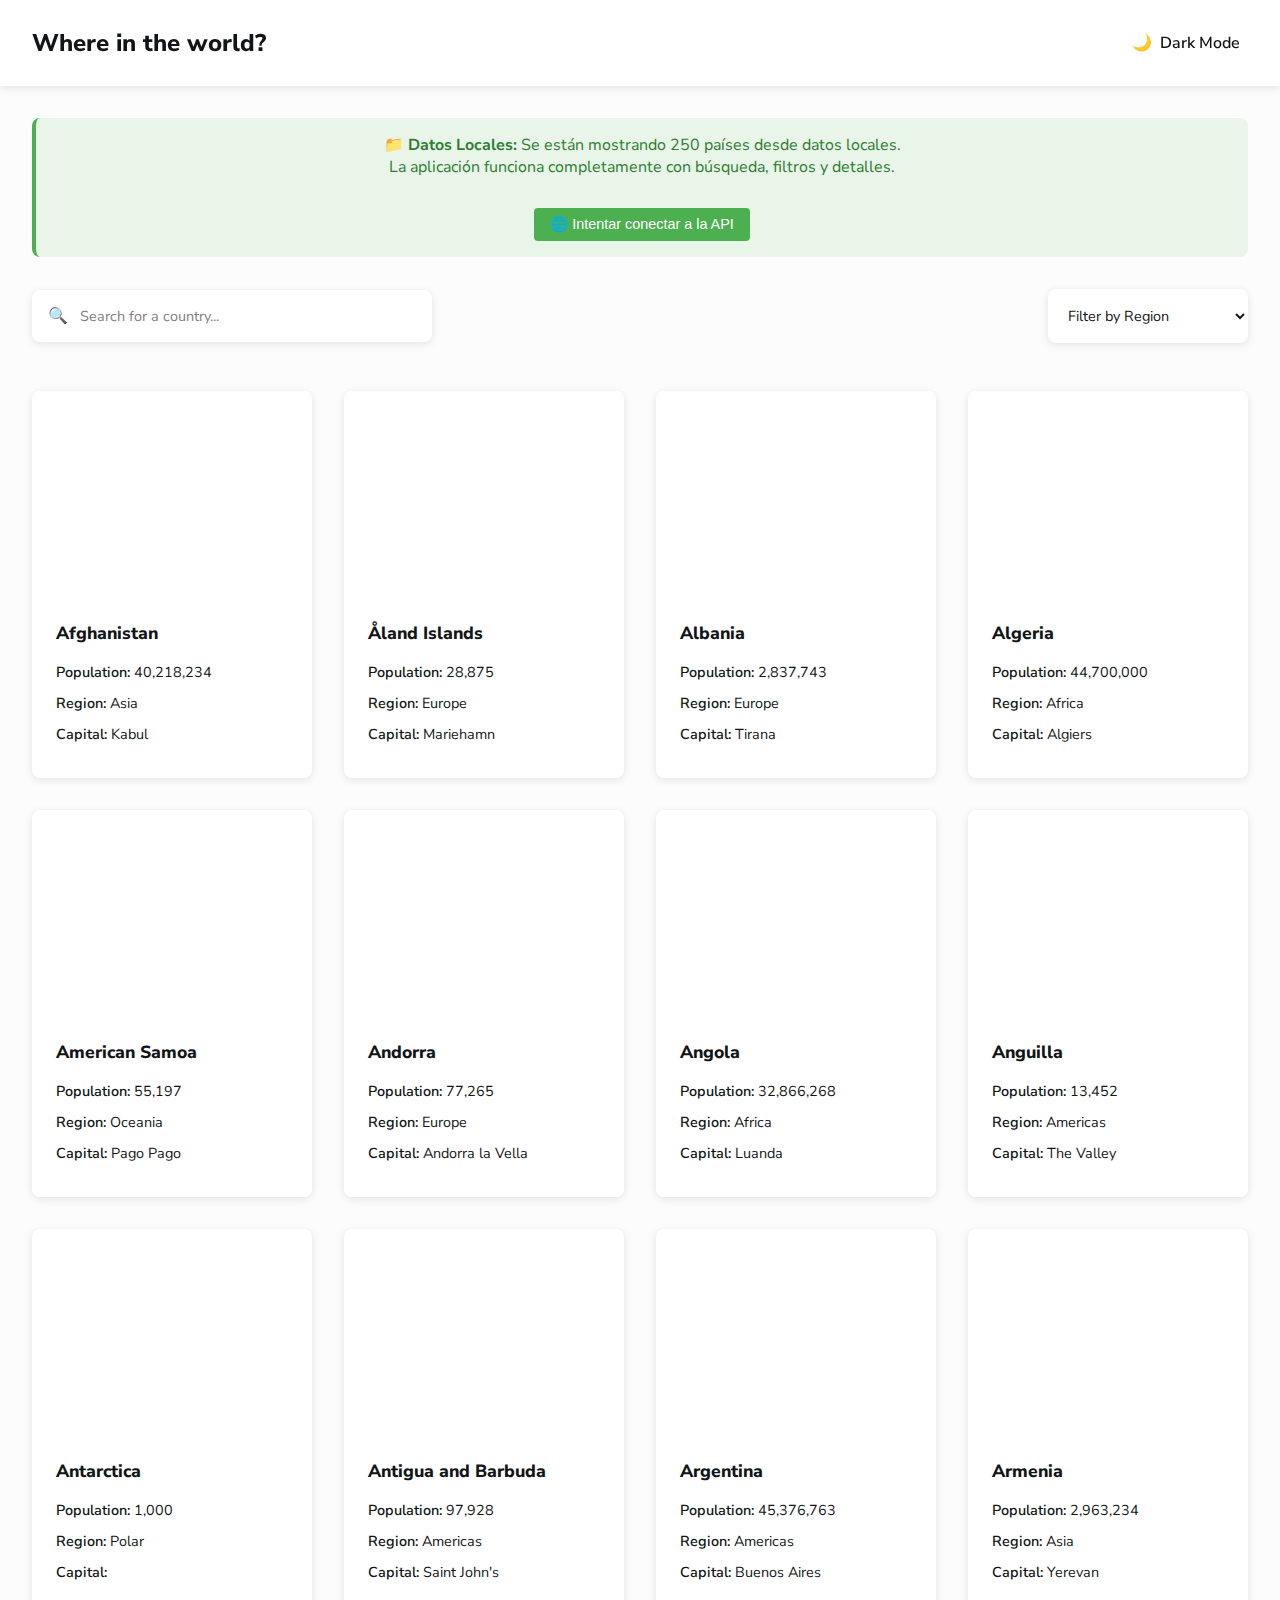
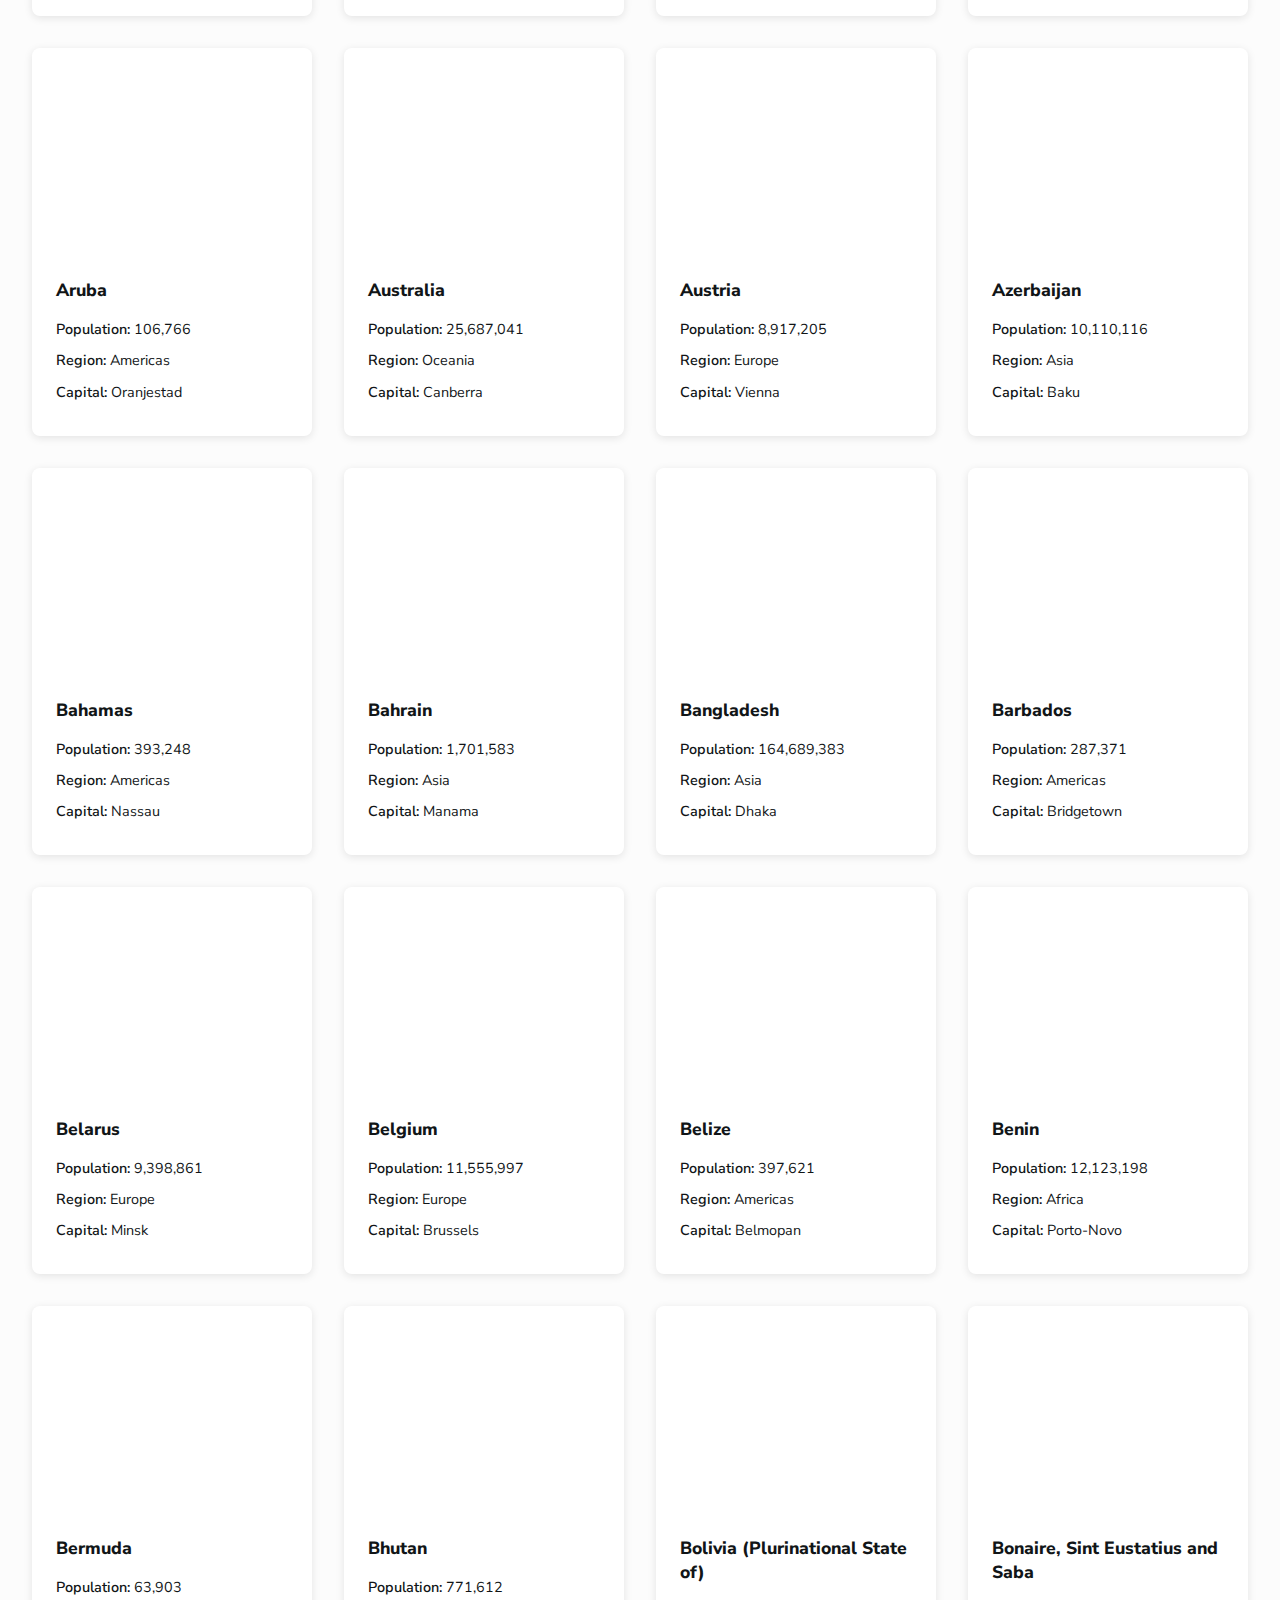
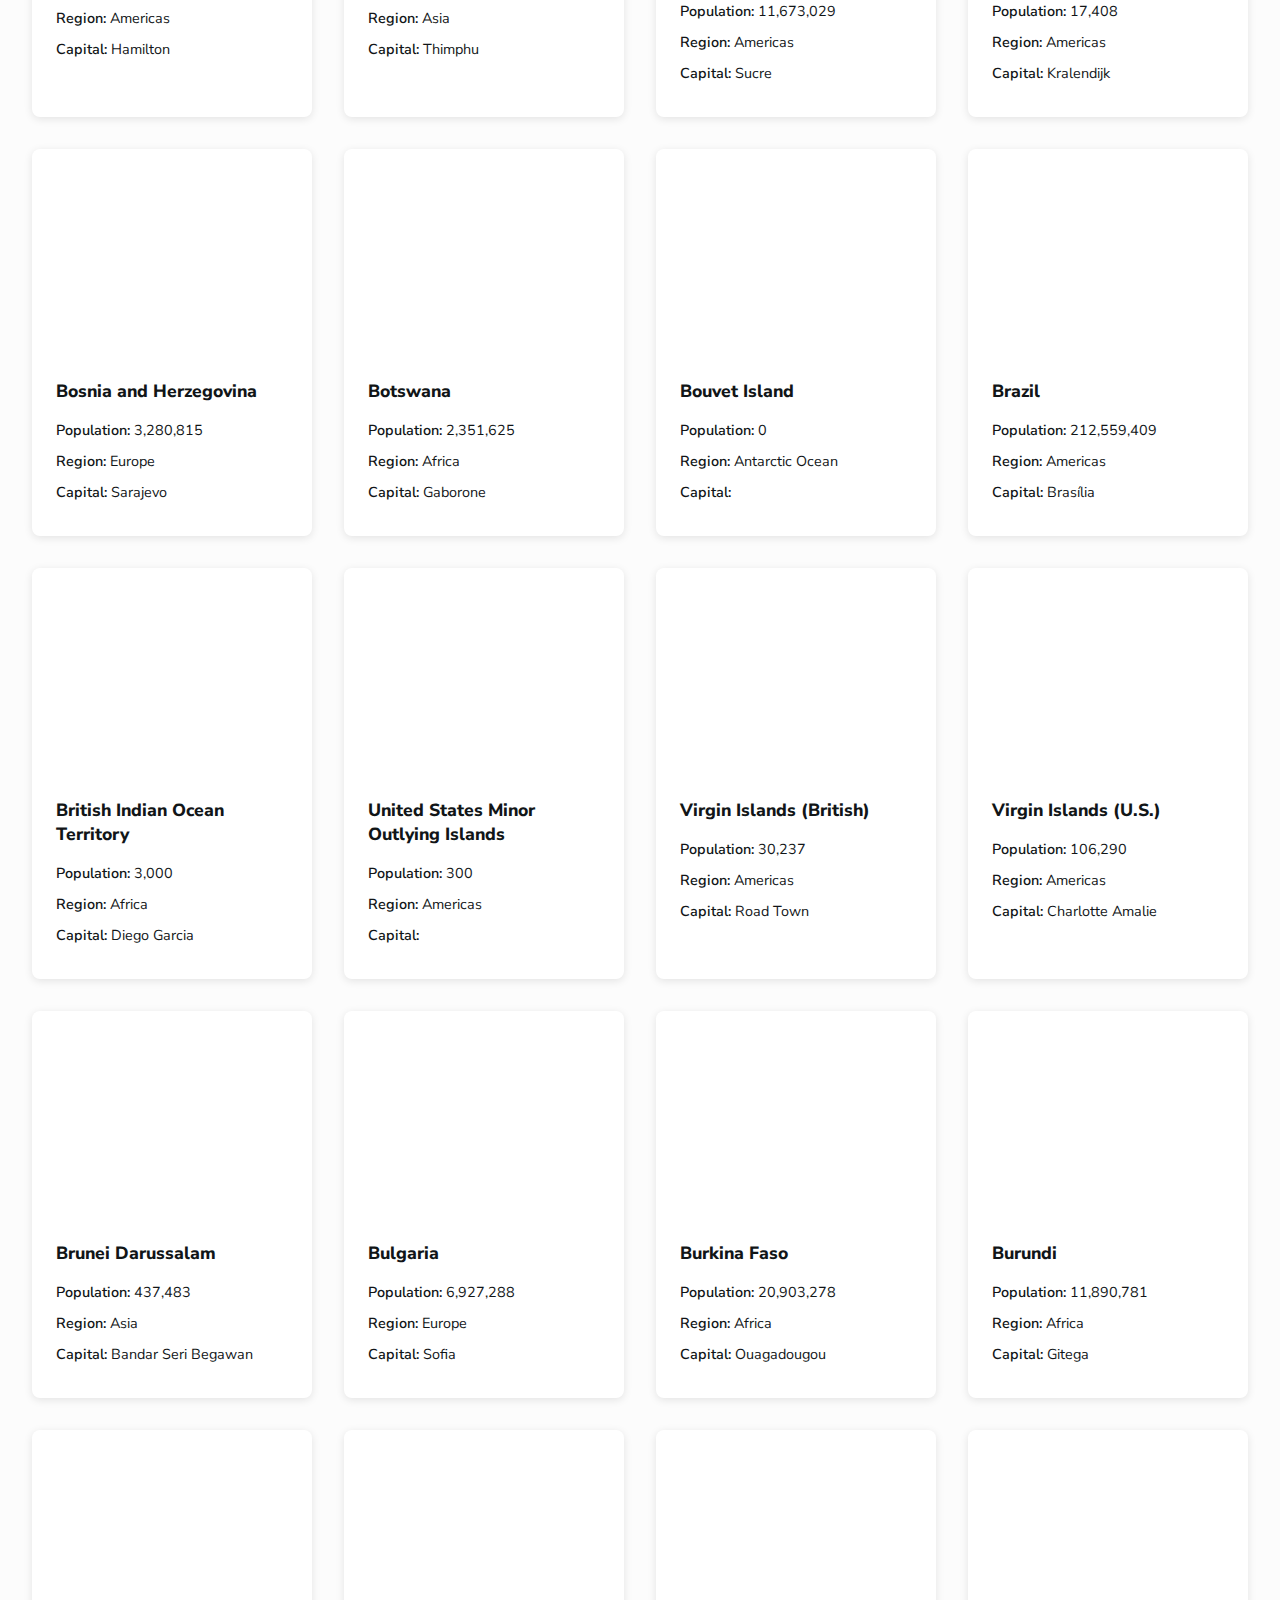
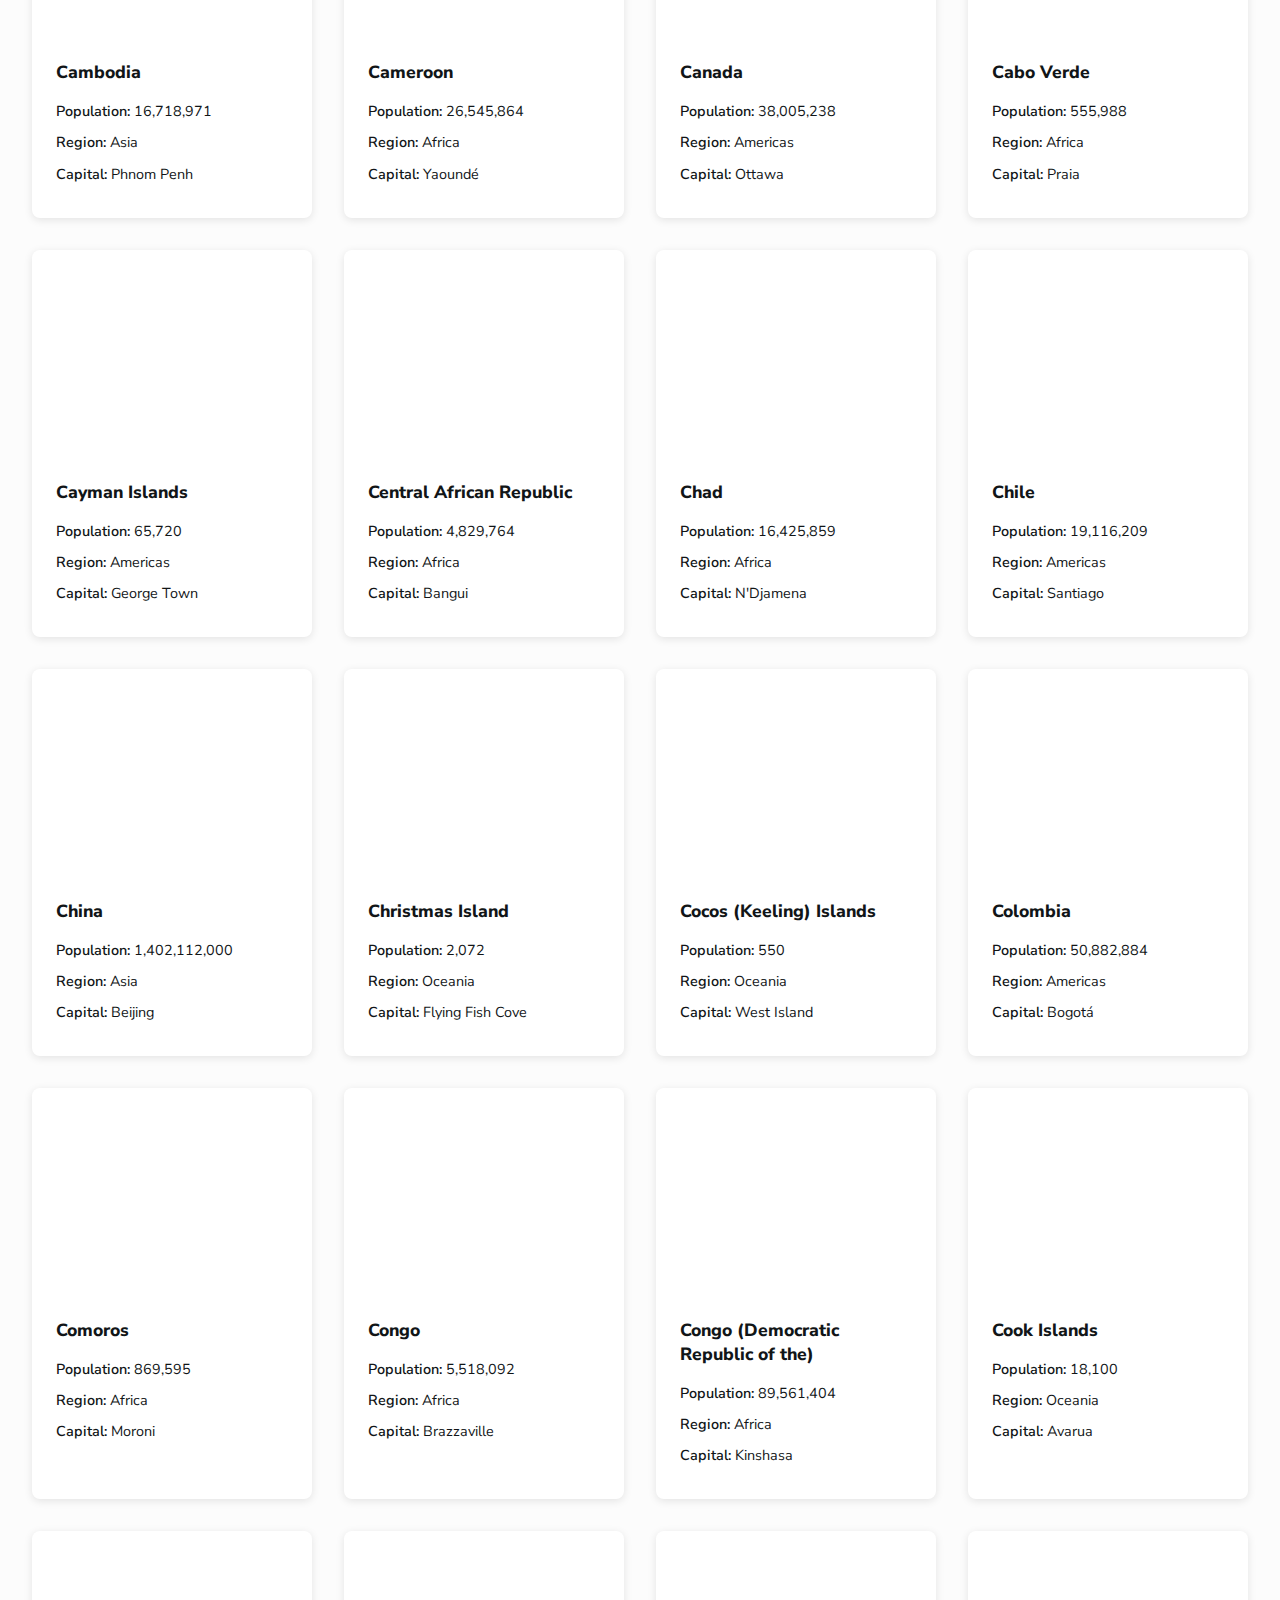
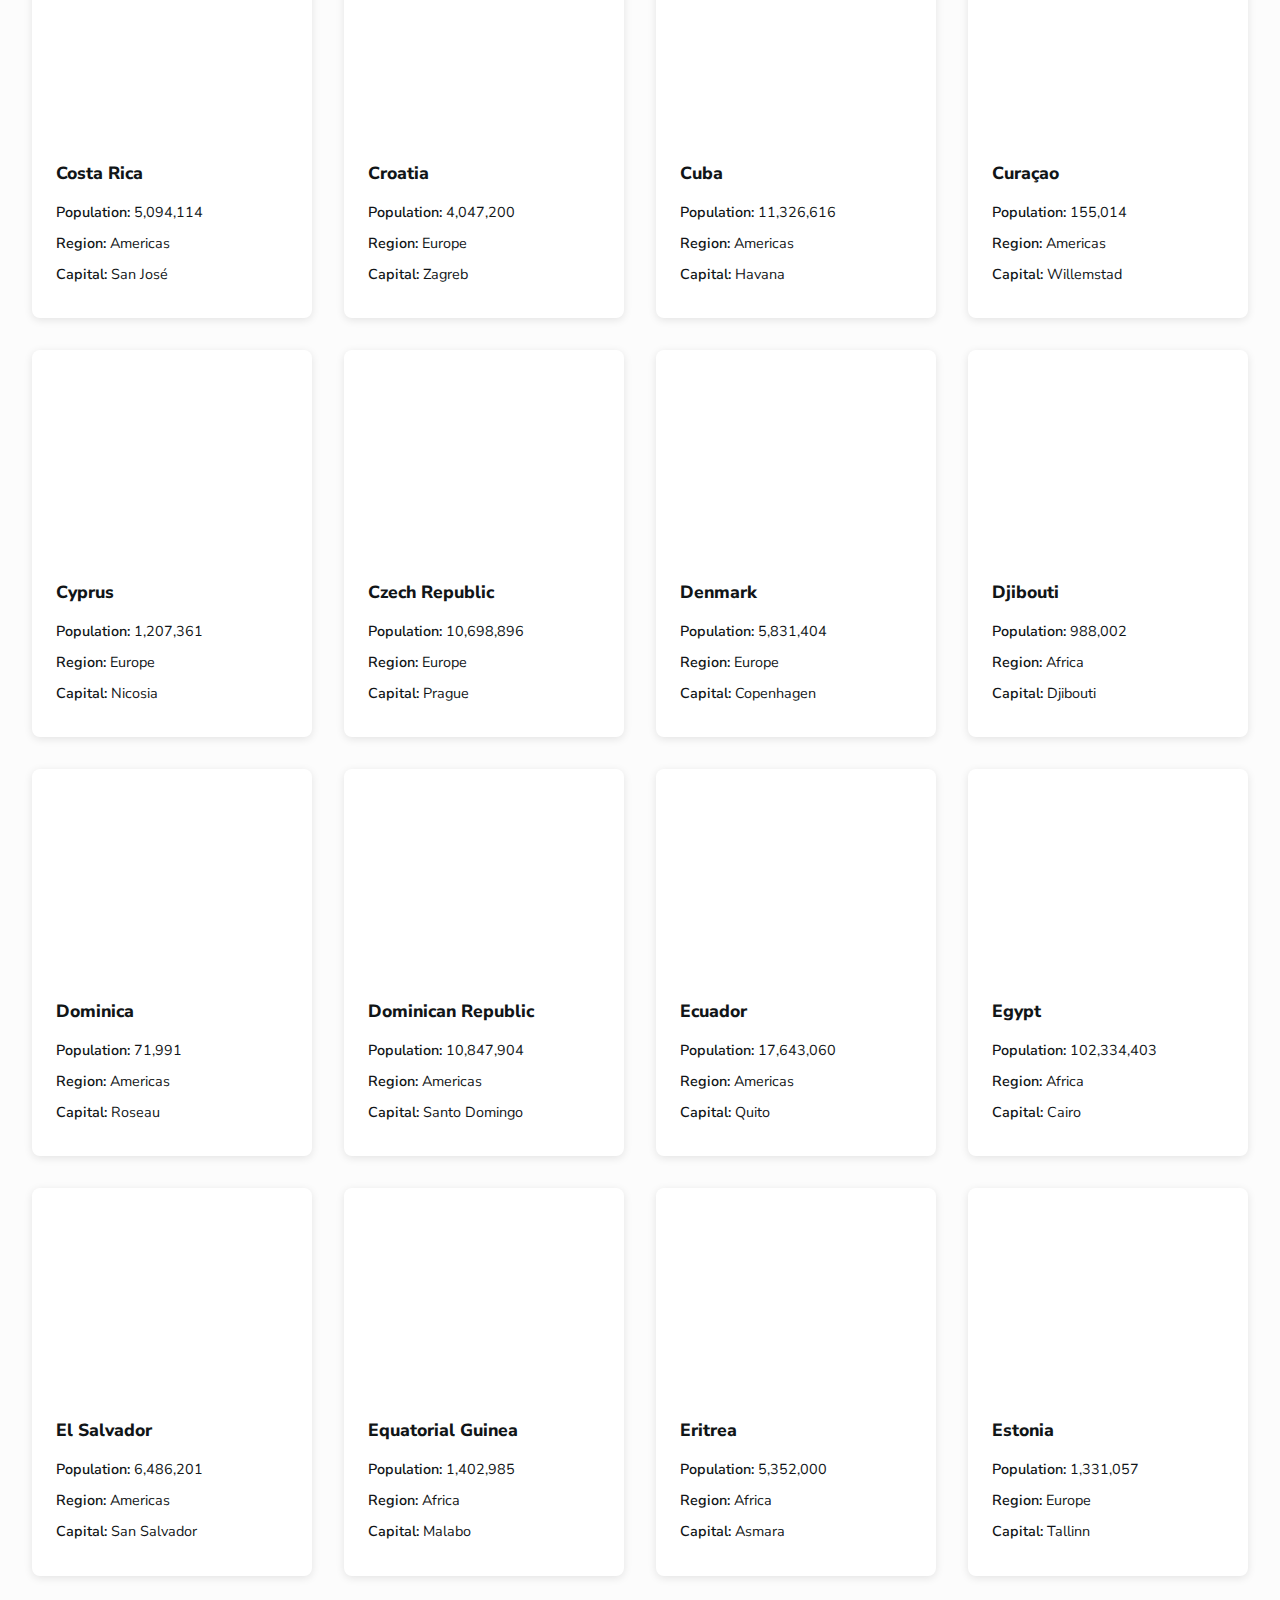
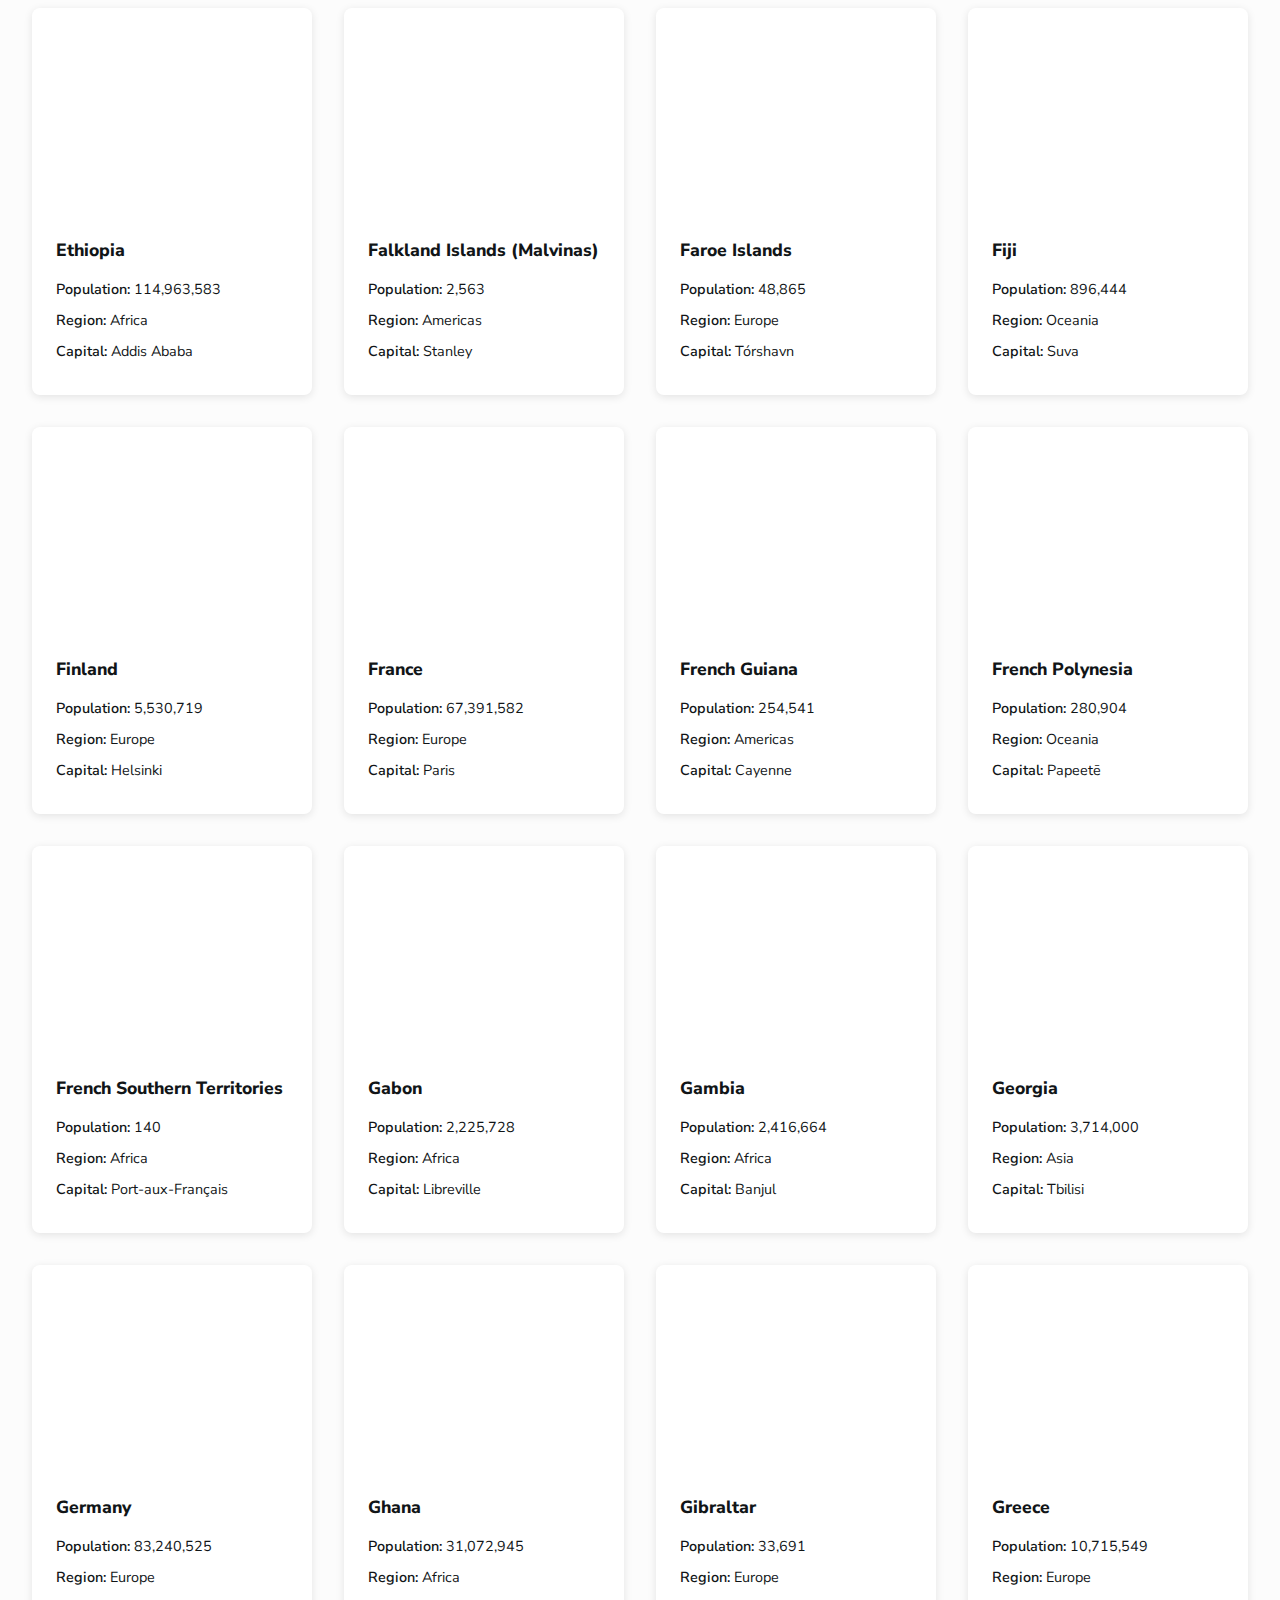
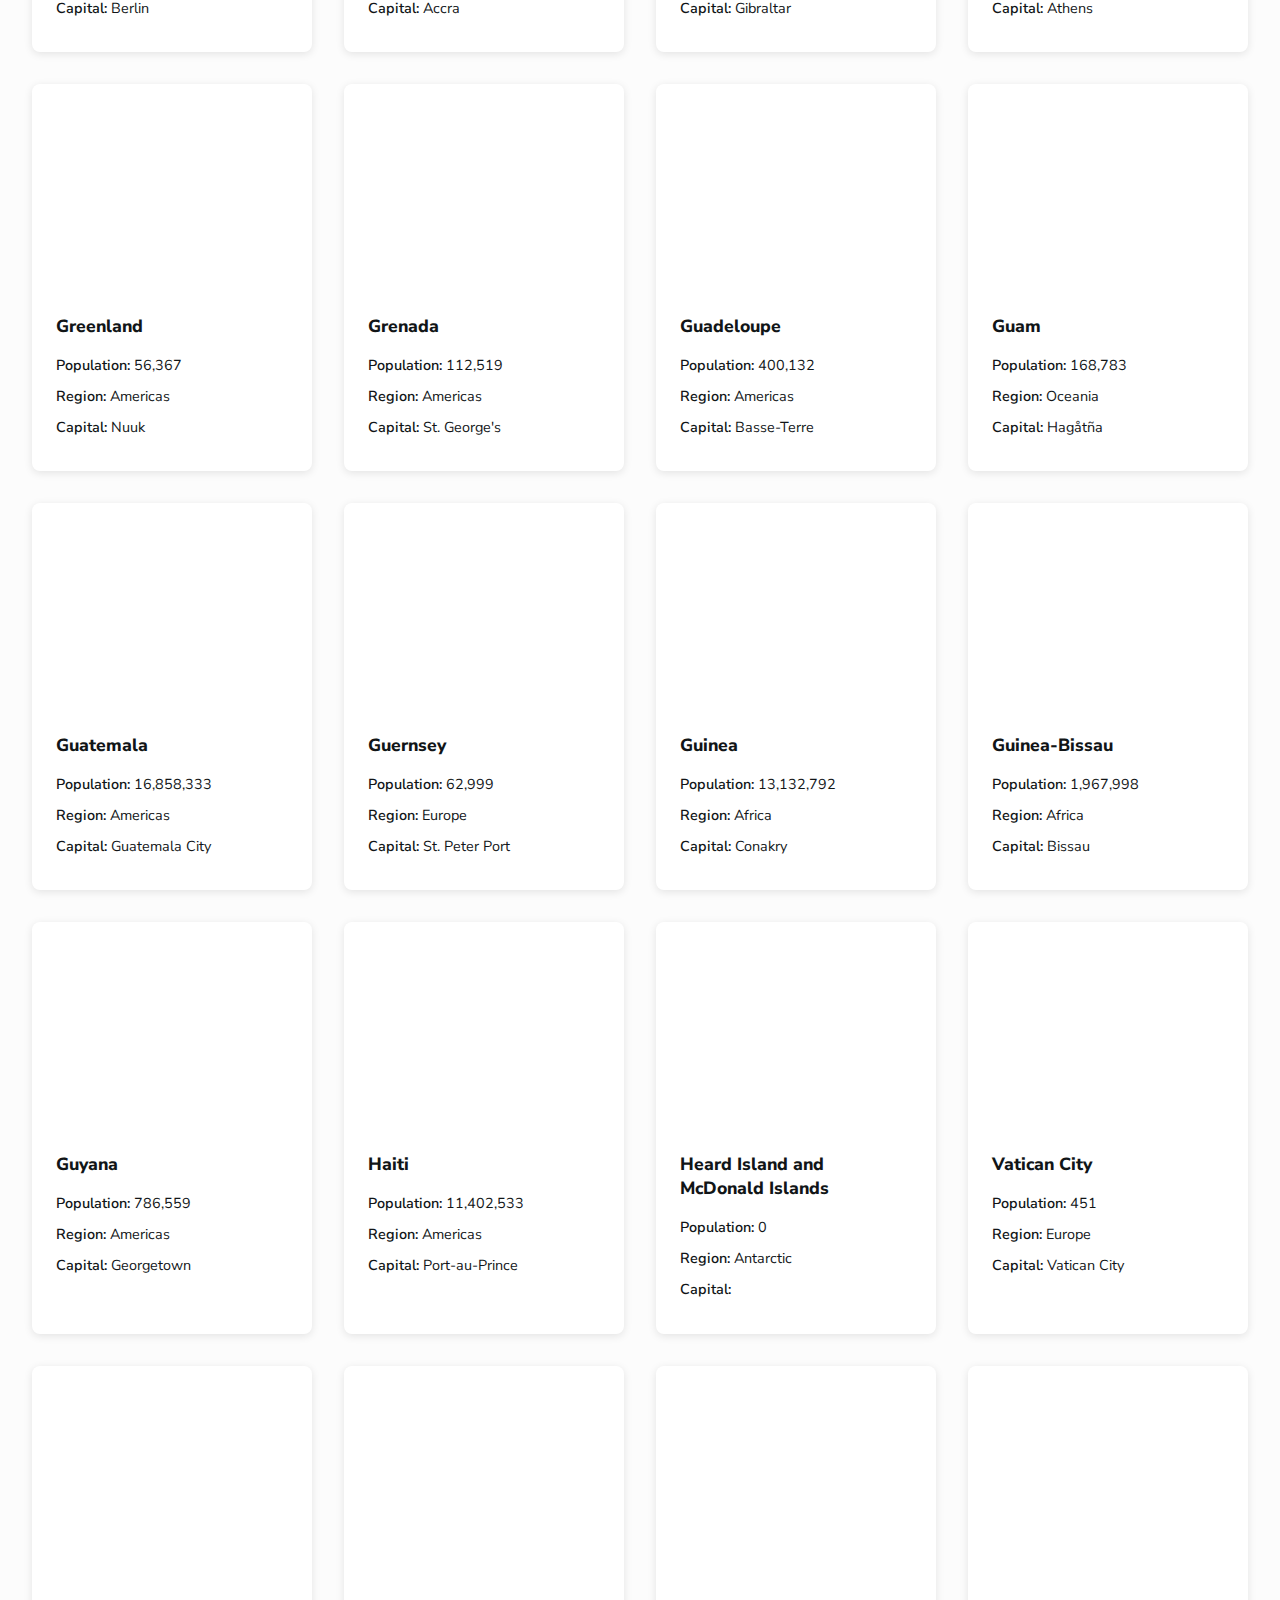
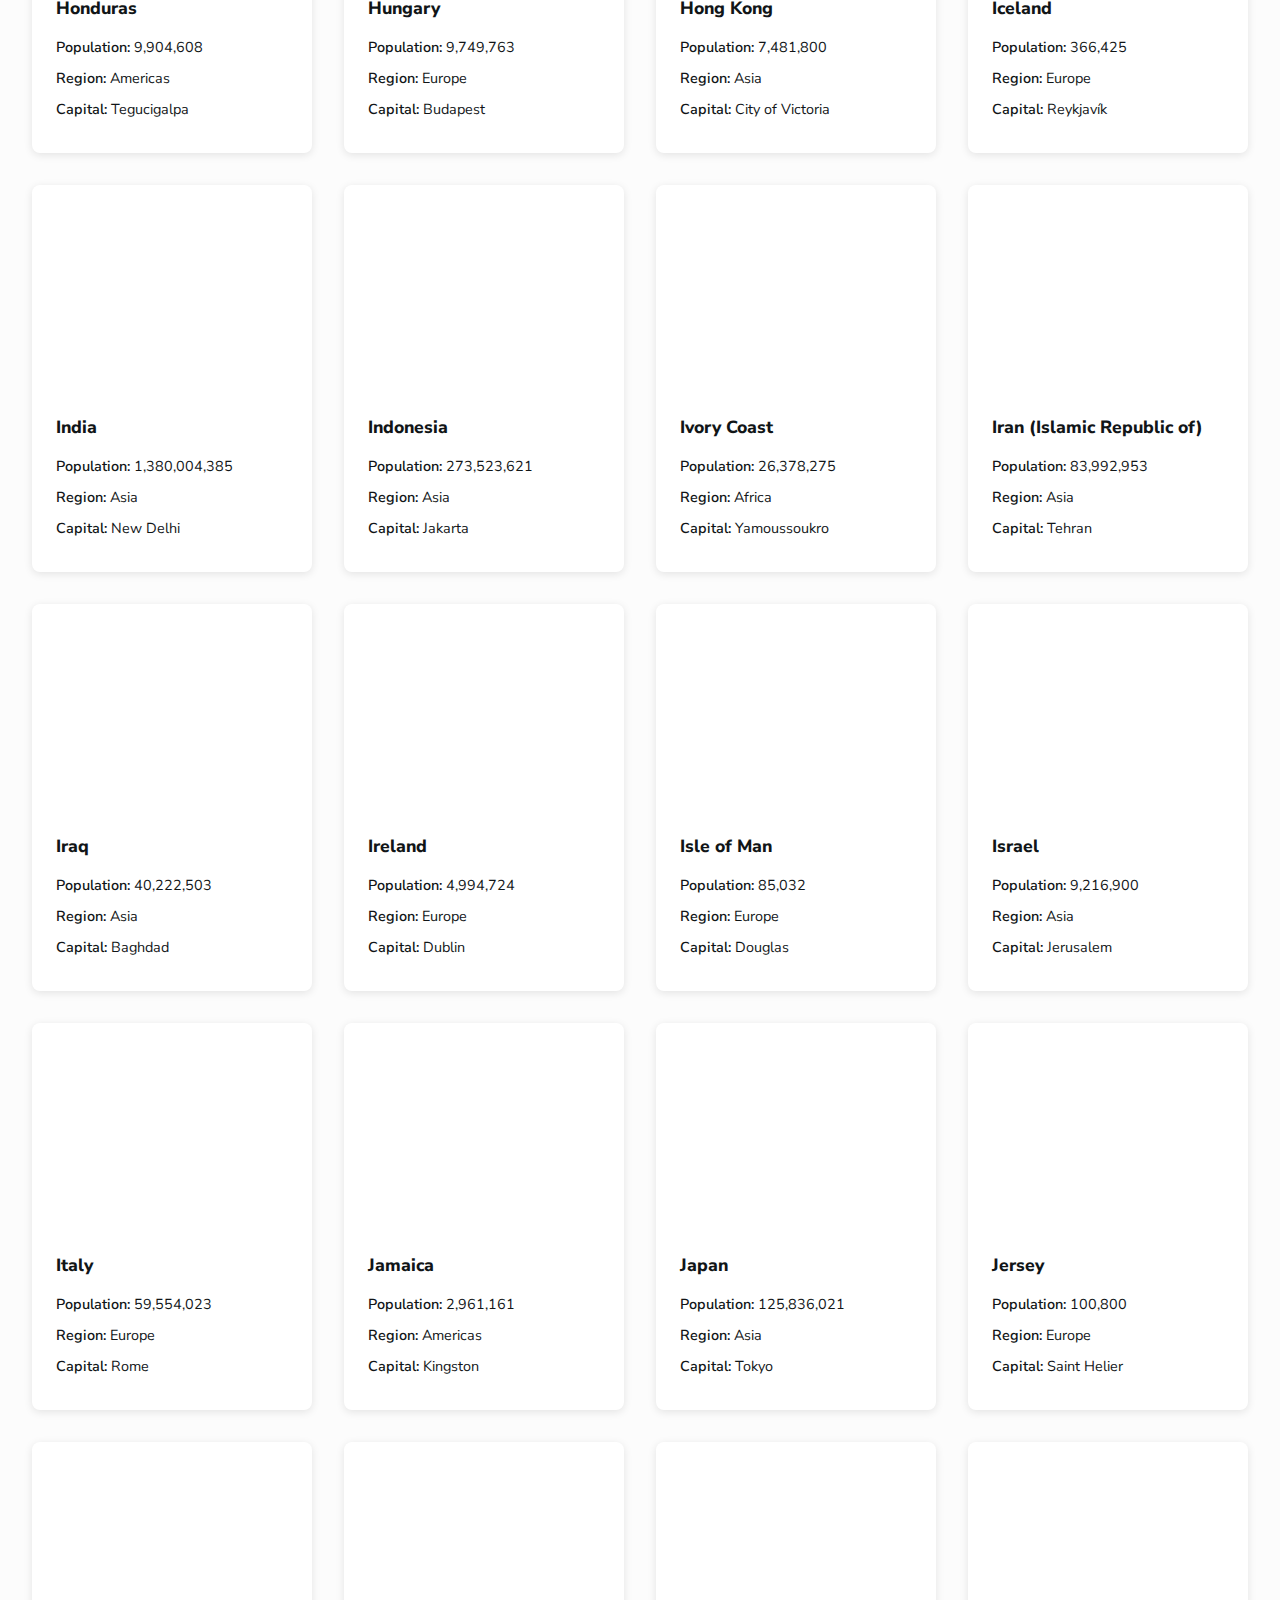
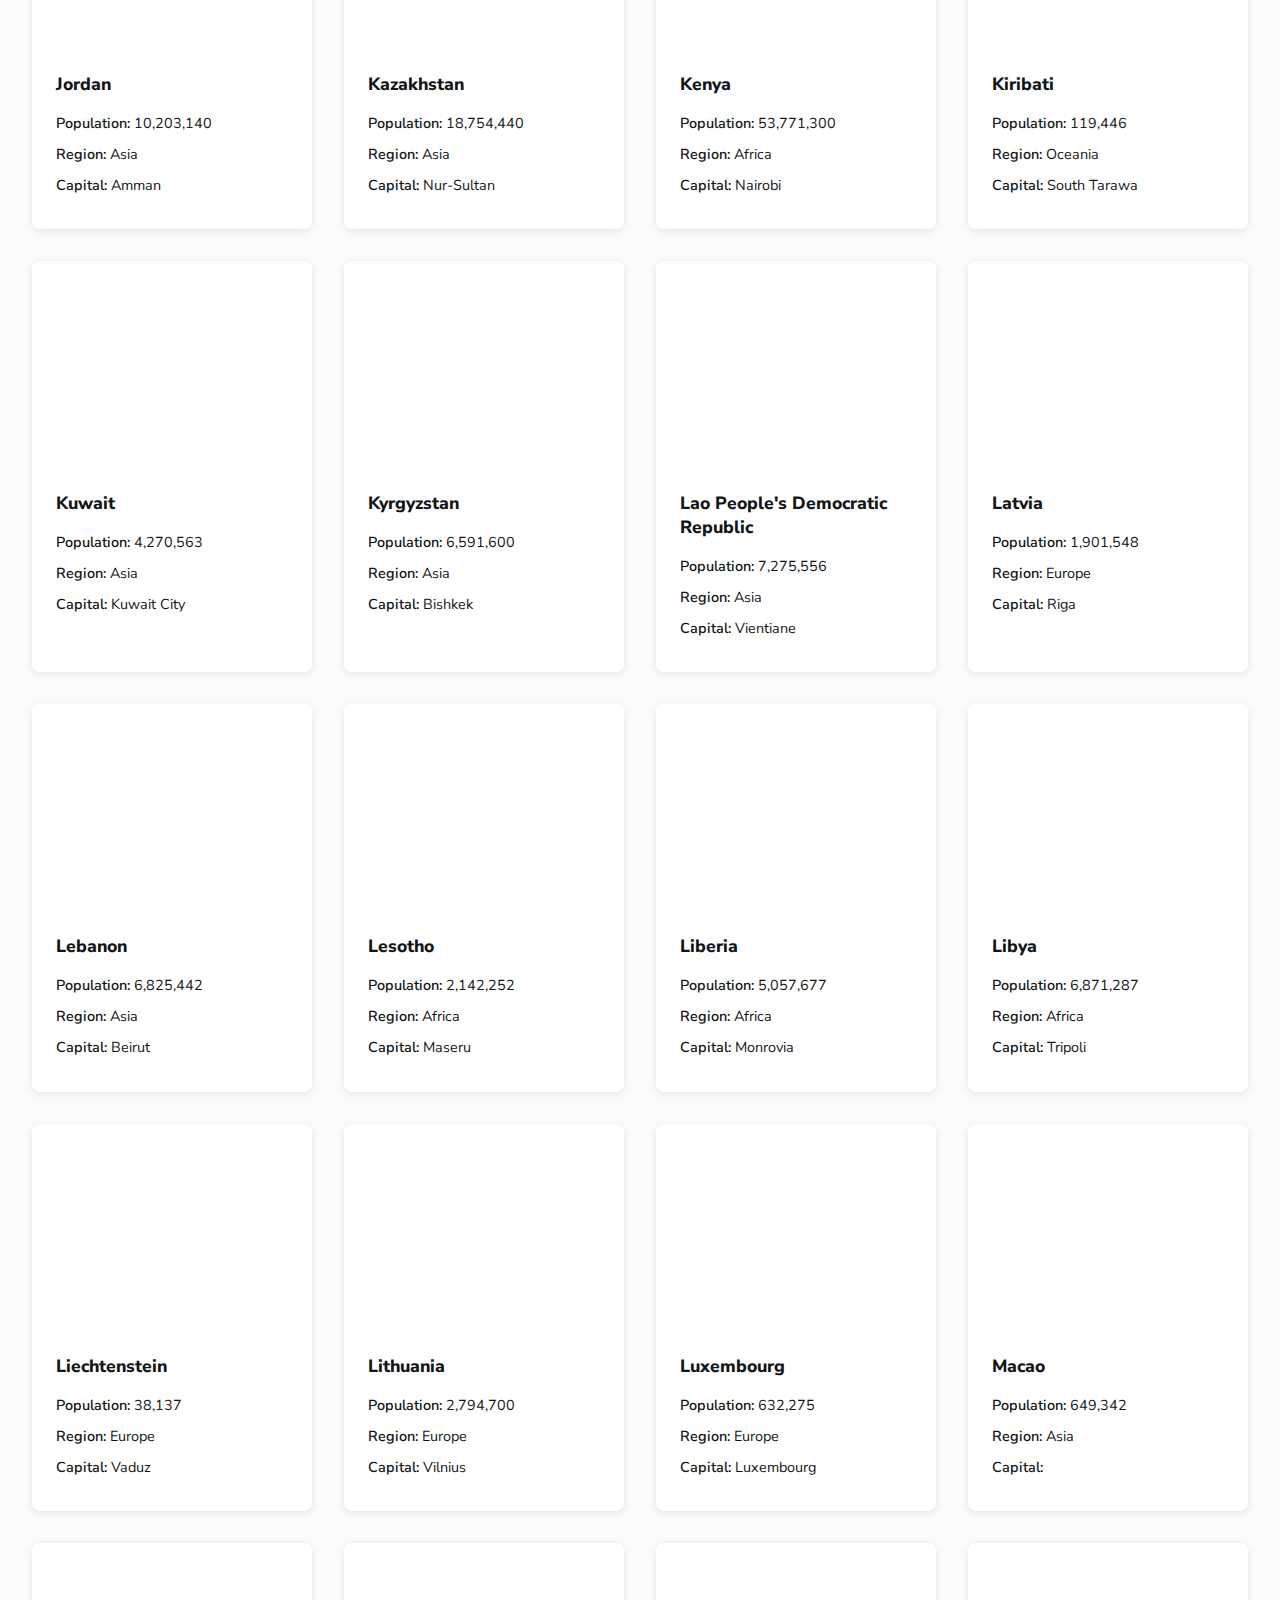
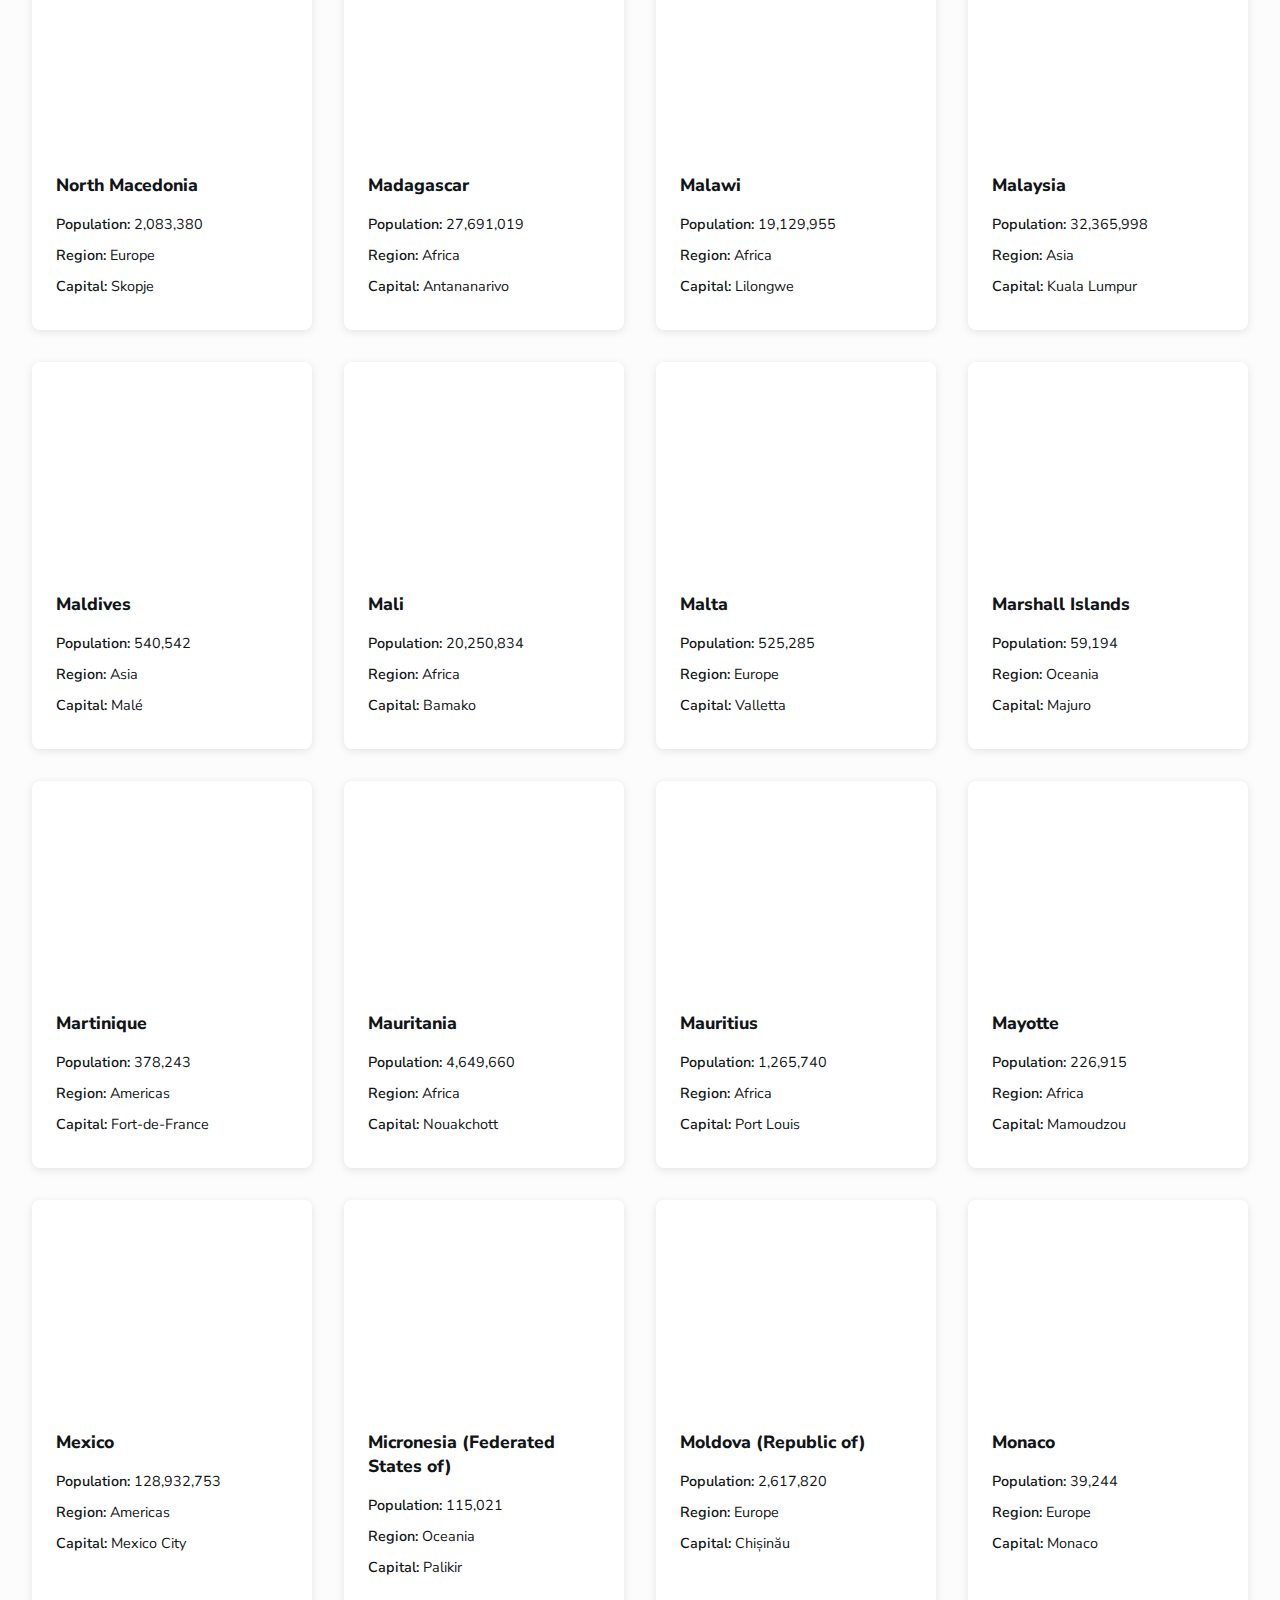
<file: index.html>
<!DOCTYPE html>
<html lang="es">
<head>
    <meta charset="UTF-8">
    <meta name="viewport" content="width=device-width, initial-scale=1.0">
    <title>REST Countries API</title>
    <link rel="preconnect" href="https://fonts.googleapis.com">
    <link rel="preconnect" href="https://fonts.gstatic.com" crossorigin>
    <link href="https://fonts.googleapis.com/css2?family=Nunito+Sans:wght@300;600;800&display=swap" rel="stylesheet">
    <link rel="stylesheet" href="styles.css">
</head>
<body>
    <div class="container">
        <!-- Header -->
        <header class="header">
            <div class="header-content">
                <h1>Where in the world?</h1>
                <button class="theme-toggle" id="themeToggle" aria-label="Toggle dark mode">
                    <span class="theme-icon">🌙</span>
                    <span class="theme-text">Dark Mode</span>
                </button>
            </div>
        </header>

        <!-- Main Content -->
        <main class="main">
            <!-- Search and Filter -->
            <div class="controls">
                <div class="search-container">
                    <label for="searchInput" class="sr-only">Search for a country</label>
                    <input type="text" id="searchInput" placeholder="Search for a country..." class="search-input" aria-label="Search for a country">
                </div>
                <div class="filter-container">
                    <select id="regionFilter" class="region-filter" aria-label="Filter countries by region">
                        <option value="">Filter by Region</option>
                        <option value="Africa">Africa</option>
                        <option value="Americas">Americas</option>
                        <option value="Asia">Asia</option>
                        <option value="Europe">Europe</option>
                        <option value="Oceania">Oceania</option>
                    </select>
                </div>
            </div>

            <!-- Countries Grid -->
            <div class="countries-grid" id="countriesGrid">
                <!-- Countries will be loaded here -->
            </div>

            <!-- Loading -->
            <div class="loading" id="loading">
                <div class="spinner"></div>
                <p>Loading countries...</p>
            </div>

            <!-- Error Message -->
            <div class="error-message" id="errorMessage" style="display: none;">
                <p>No countries found. Try a different search.</p>
            </div>
        </main>
    </div>

    <!-- Country Detail Modal -->
    <div class="modal" id="countryModal" role="dialog" aria-modal="true" aria-labelledby="modal-title" aria-hidden="true">
        <div class="modal-content">
            <button class="close-btn" id="closeModal" aria-label="Close country details">&times;</button>
            <div class="modal-body" id="modalBody">
                <!-- Country details will be loaded here -->
            </div>
        </div>
    </div>

    <script src="script.js"></script>
</body>
</html>
</file>
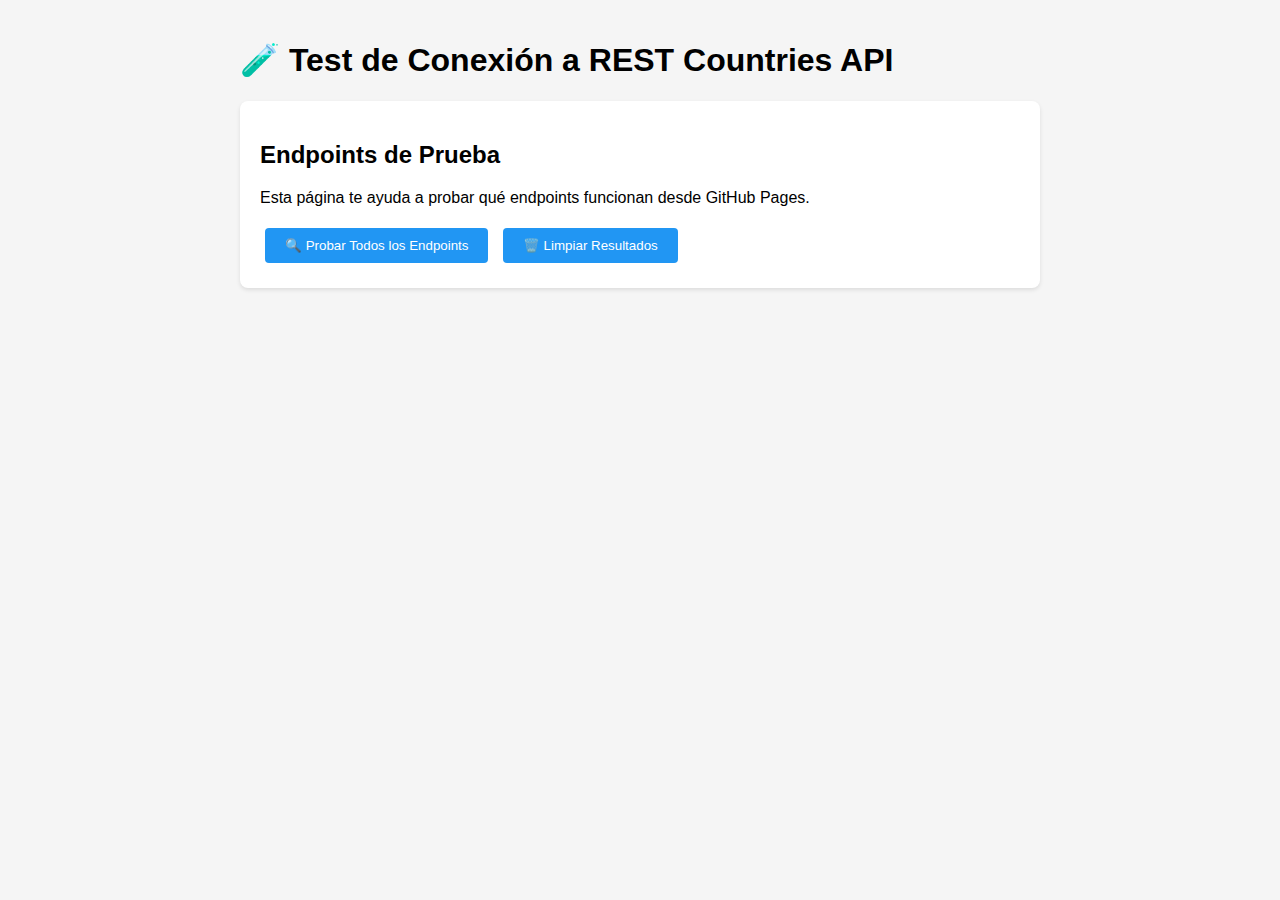
<file: test-connection.html>
<!DOCTYPE html>
<html lang="es">
<head>
    <meta charset="UTF-8">
    <meta name="viewport" content="width=device-width, initial-scale=1.0">
    <title>Test de Conexión API</title>
    <style>
        body {
            font-family: Arial, sans-serif;
            max-width: 800px;
            margin: 0 auto;
            padding: 20px;
            background-color: #f5f5f5;
        }
        .test-container {
            background: white;
            padding: 20px;
            border-radius: 8px;
            box-shadow: 0 2px 4px rgba(0,0,0,0.1);
            margin-bottom: 20px;
        }
        .endpoint {
            margin: 10px 0;
            padding: 10px;
            border: 1px solid #ddd;
            border-radius: 4px;
        }
        .success { border-color: #4caf50; background-color: #f1f8e9; }
        .error { border-color: #f44336; background-color: #ffebee; }
        .loading { border-color: #ff9800; background-color: #fff3e0; }
        button {
            background: #2196f3;
            color: white;
            border: none;
            padding: 10px 20px;
            border-radius: 4px;
            cursor: pointer;
            margin: 5px;
        }
        button:hover { background: #1976d2; }
        button:disabled { background: #ccc; cursor: not-allowed; }
        .status { font-weight: bold; }
        .url { font-family: monospace; font-size: 0.9em; color: #666; }
    </style>
</head>
<body>
    <h1>🧪 Test de Conexión a REST Countries API</h1>
    
    <div class="test-container">
        <h2>Endpoints de Prueba</h2>
        <p>Esta página te ayuda a probar qué endpoints funcionan desde GitHub Pages.</p>
        <button onclick="testAllEndpoints()">🔍 Probar Todos los Endpoints</button>
        <button onclick="clearResults()">🗑️ Limpiar Resultados</button>
    </div>

    <div id="results"></div>

    <script>
        const API_ENDPOINTS = [
            {
                name: 'API Original',
                url: 'https://restcountries.com/v3.1/all',
                description: 'Endpoint original de REST Countries'
            },
            {
                name: 'AllOrigins Proxy',
                url: 'https://api.allorigins.win/raw?url=https://restcountries.com/v3.1/all',
                description: 'Proxy público AllOrigins'
            },
            {
                name: 'CORS Anywhere',
                url: 'https://cors-anywhere.herokuapp.com/https://restcountries.com/v3.1/all',
                description: 'Proxy CORS Anywhere (puede requerir activación)'
            },
            {
                name: 'CodeTabs Proxy',
                url: 'https://api.codetabs.com/v1/proxy?quest=https://restcountries.com/v3.1/all',
                description: 'Proxy CodeTabs'
            }
        ];

        async function testAllEndpoints() {
            const resultsDiv = document.getElementById('results');
            resultsDiv.innerHTML = '<h2>🧪 Resultados de las Pruebas</h2>';

            for (const endpoint of API_ENDPOINTS) {
                await testEndpoint(endpoint);
            }
        }

        async function testEndpoint(endpoint) {
            const resultsDiv = document.getElementById('results');
            const endpointDiv = document.createElement('div');
            endpointDiv.className = 'endpoint loading';
            
            endpointDiv.innerHTML = `
                <div class="status">🔄 Probando ${endpoint.name}...</div>
                <div class="url">${endpoint.url}</div>
                <div>${endpoint.description}</div>
                <div id="result-${endpoint.name.replace(/\s+/g, '')}"></div>
            `;
            
            resultsDiv.appendChild(endpointDiv);
            const resultDiv = endpointDiv.querySelector(`#result-${endpoint.name.replace(/\s+/g, '')}`);

            try {
                const controller = new AbortController();
                const timeoutId = setTimeout(() => controller.abort(), 10000);

                const response = await fetch(endpoint.url, {
                    method: 'GET',
                    headers: {
                        'Accept': 'application/json',
                        'Content-Type': 'application/json'
                    },
                    signal: controller.signal,
                    mode: 'cors',
                    cache: 'no-cache'
                });

                clearTimeout(timeoutId);

                if (response.ok) {
                    const data = await response.json();
                    if (Array.isArray(data) && data.length > 0) {
                        endpointDiv.className = 'endpoint success';
                        endpointDiv.querySelector('.status').textContent = `✅ ${endpoint.name} - FUNCIONA`;
                        resultDiv.innerHTML = `
                            <strong>✅ Éxito!</strong><br>
                            Países cargados: ${data.length}<br>
                            Tiempo de respuesta: ${Date.now() - startTime}ms<br>
                            Primer país: ${data[0].name?.common || 'N/A'}
                        `;
                    } else {
                        throw new Error('Datos inválidos recibidos');
                    }
                } else {
                    throw new Error(`HTTP ${response.status}: ${response.statusText}`);
                }

            } catch (error) {
                endpointDiv.className = 'endpoint error';
                endpointDiv.querySelector('.status').textContent = `❌ ${endpoint.name} - FALLA`;
                
                let errorMessage = error.message;
                if (error.name === 'AbortError') {
                    errorMessage = 'Timeout (10s)';
                } else if (error.message.includes('Failed to fetch')) {
                    errorMessage = 'Error de red o CORS bloqueado';
                } else if (error.message.includes('CORS')) {
                    errorMessage = 'Error de CORS';
                }
                
                resultDiv.innerHTML = `<strong>❌ Error:</strong> ${errorMessage}`;
            }
        }

        function clearResults() {
            document.getElementById('results').innerHTML = '';
        }

        // Auto-test al cargar la página
        window.addEventListener('load', () => {
            setTimeout(testAllEndpoints, 1000);
        });
    </script>
</body>
</html>
</file>
<file: styles.css>
/* Reset y configuración base */
* {
    margin: 0;
    padding: 0;
    box-sizing: border-box;
}

/* Screen reader only class for accessibility */
.sr-only {
    position: absolute;
    width: 1px;
    height: 1px;
    padding: 0;
    margin: -1px;
    overflow: hidden;
    clip: rect(0, 0, 0, 0);
    white-space: nowrap;
    border: 0;
}

:root {
    /* Light Mode Colors */
    --bg-color: hsl(0, 0%, 99%);
    --element-color: hsl(0, 100%, 100%);
    --text-color: hsl(200, 15%, 8%);
    --input-color: hsl(0, 0%, 50%);
    --shadow: 0 2px 8px rgba(0, 0, 0, 0.1);
}

[data-theme="dark"] {
    /* Dark Mode Colors */
    --bg-color: hsl(207, 26%, 17%);
    --element-color: hsl(209, 23%, 22%);
    --text-color: hsl(0, 100%, 100%);
    --input-color: hsl(0, 0%, 50%);
    --shadow: 0 2px 8px rgba(0, 0, 0, 0.3);
}

body {
    font-family: 'Nunito Sans', sans-serif;
    background-color: var(--bg-color);
    color: var(--text-color);
    transition: background-color 0.3s ease, color 0.3s ease;
    min-height: 100vh;
}

.container {
    max-width: 1440px;
    margin: 0 auto;
    min-height: 100vh;
}

/* Header */
.header {
    background-color: var(--element-color);
    box-shadow: var(--shadow);
    padding: 1.5rem 2rem;
    position: sticky;
    top: 0;
    z-index: 100;
}

.header-content {
    display: flex;
    justify-content: space-between;
    align-items: center;
    max-width: 1440px;
    margin: 0 auto;
}

.header h1 {
    font-size: 1.5rem;
    font-weight: 800;
}

.theme-toggle {
    background: none;
    border: none;
    color: var(--text-color);
    font-family: inherit;
    font-size: 1rem;
    font-weight: 600;
    cursor: pointer;
    display: flex;
    align-items: center;
    gap: 0.5rem;
    padding: 0.5rem;
    border-radius: 0.5rem;
    transition: background-color 0.3s ease;
}

.theme-toggle:hover {
    background-color: var(--bg-color);
}

/* Main Content */
.main {
    padding: 2rem;
}

/* Controls */
.controls {
    display: flex;
    justify-content: space-between;
    align-items: center;
    margin-bottom: 3rem;
    gap: 2rem;
    flex-wrap: wrap;
}

.search-container {
    position: relative;
    flex: 1;
    max-width: 400px;
}

.search-input {
    width: 100%;
    padding: 1rem 1rem 1rem 3rem;
    border: none;
    border-radius: 0.5rem;
    background-color: var(--element-color);
    color: var(--text-color);
    font-family: inherit;
    font-size: 0.9rem;
    box-shadow: var(--shadow);
    transition: all 0.3s ease;
}

.search-input::placeholder {
    color: var(--input-color);
}

.search-input:focus {
    outline: none;
    box-shadow: 0 0 0 2px var(--text-color);
}

.search-container::before {
    content: "🔍";
    position: absolute;
    left: 1rem;
    top: 50%;
    transform: translateY(-50%);
    font-size: 1rem;
}

.region-filter {
    padding: 1rem;
    border: none;
    border-radius: 0.5rem;
    background-color: var(--element-color);
    color: var(--text-color);
    font-family: inherit;
    font-size: 0.9rem;
    box-shadow: var(--shadow);
    cursor: pointer;
    min-width: 200px;
}

/* Countries Grid */
.countries-grid {
    display: grid;
    grid-template-columns: repeat(auto-fill, minmax(280px, 1fr));
    gap: 2rem;
    margin-bottom: 2rem;
}

.country-card {
    background-color: var(--element-color);
    border-radius: 0.5rem;
    box-shadow: var(--shadow);
    overflow: hidden;
    cursor: pointer;
    transition: transform 0.3s ease, box-shadow 0.3s ease;
}

.country-card:hover {
    transform: translateY(-4px);
    box-shadow: 0 8px 25px rgba(0, 0, 0, 0.15);
}

.country-flag {
    width: 100%;
    height: 200px;
    object-fit: cover;
}

.country-info {
    padding: 1.5rem;
}

.country-name {
    font-size: 1.1rem;
    font-weight: 800;
    margin-bottom: 1rem;
}

.country-details {
    font-size: 0.9rem;
    line-height: 1.6;
}

.country-details p {
    margin-bottom: 0.5rem;
}

.country-details strong {
    font-weight: 600;
}

/* Loading */
.loading {
    text-align: center;
    padding: 3rem;
    color: var(--text-color);
}

.spinner {
    width: 40px;
    height: 40px;
    border: 4px solid var(--element-color);
    border-top: 4px solid var(--text-color);
    border-radius: 50%;
    animation: spin 1s linear infinite;
    margin: 0 auto 1rem;
}

@keyframes spin {
    0% { transform: rotate(0deg); }
    100% { transform: rotate(360deg); }
}

@keyframes slideIn {
    from {
        opacity: 0;
        transform: translateY(-20px);
    }
    to {
        opacity: 1;
        transform: translateY(0);
    }
}

/* Error Message */
.error-message {
    text-align: center;
    padding: 3rem;
    color: var(--text-color);
    font-size: 1.1rem;
}

/* Modal */
.modal {
    display: none;
    position: fixed;
    top: 0;
    left: 0;
    width: 100%;
    height: 100%;
    background-color: rgba(0, 0, 0, 0.5);
    z-index: 1000;
    padding: 2rem;
}

.modal.show {
    display: flex;
    align-items: center;
    justify-content: center;
}

.modal-content {
    background-color: var(--element-color);
    border-radius: 0.5rem;
    max-width: 600px;
    width: 100%;
    max-height: 80vh;
    overflow-y: auto;
    position: relative;
    box-shadow: var(--shadow);
}

.close-btn {
    position: absolute;
    top: 1rem;
    right: 1rem;
    background: none;
    border: none;
    font-size: 2rem;
    color: var(--text-color);
    cursor: pointer;
    z-index: 1001;
}

.modal-body {
    padding: 2rem;
}

.modal-flag {
    width: 100%;
    height: 300px;
    object-fit: cover;
    border-radius: 0.5rem;
    margin-bottom: 2rem;
}

.modal-title {
    font-size: 1.5rem;
    font-weight: 800;
    margin-bottom: 1.5rem;
}

.modal-details {
    display: grid;
    grid-template-columns: repeat(auto-fit, minmax(250px, 1fr));
    gap: 2rem;
}

.modal-details p {
    margin-bottom: 0.5rem;
    font-size: 0.9rem;
    line-height: 1.6;
}

.modal-details strong {
    font-weight: 600;
}

.borders {
    margin-top: 2rem;
}

.border-countries {
    display: flex;
    flex-wrap: wrap;
    gap: 0.5rem;
    margin-top: 1rem;
}

.border-country {
    background-color: var(--bg-color);
    padding: 0.5rem 1rem;
    border-radius: 0.25rem;
    font-size: 0.8rem;
    cursor: pointer;
    transition: background-color 0.3s ease;
}

.border-country:hover {
    background-color: var(--text-color);
    color: var(--bg-color);
}

/* Responsive Design */
@media (max-width: 768px) {
    .header {
        padding: 1rem;
    }
    
    .header h1 {
        font-size: 1.2rem;
    }
    
    .main {
        padding: 1rem;
    }
    
    .controls {
        flex-direction: column;
        align-items: stretch;
        gap: 1rem;
    }
    
    .search-container {
        max-width: none;
    }
    
    .region-filter {
        min-width: auto;
    }
    
    .countries-grid {
        grid-template-columns: repeat(auto-fill, minmax(250px, 1fr));
        gap: 1.5rem;
    }
    
    .modal {
        padding: 1rem;
    }
    
    .modal-content {
        max-height: 90vh;
    }
    
    .modal-body {
        padding: 1.5rem;
    }
    
    .modal-details {
        grid-template-columns: 1fr;
        gap: 1rem;
    }
}

@media (max-width: 480px) {
    .countries-grid {
        grid-template-columns: 1fr;
    }
    
    .header h1 {
        font-size: 1rem;
    }
    
    .theme-toggle {
        font-size: 0.9rem;
    }
}
</file>
